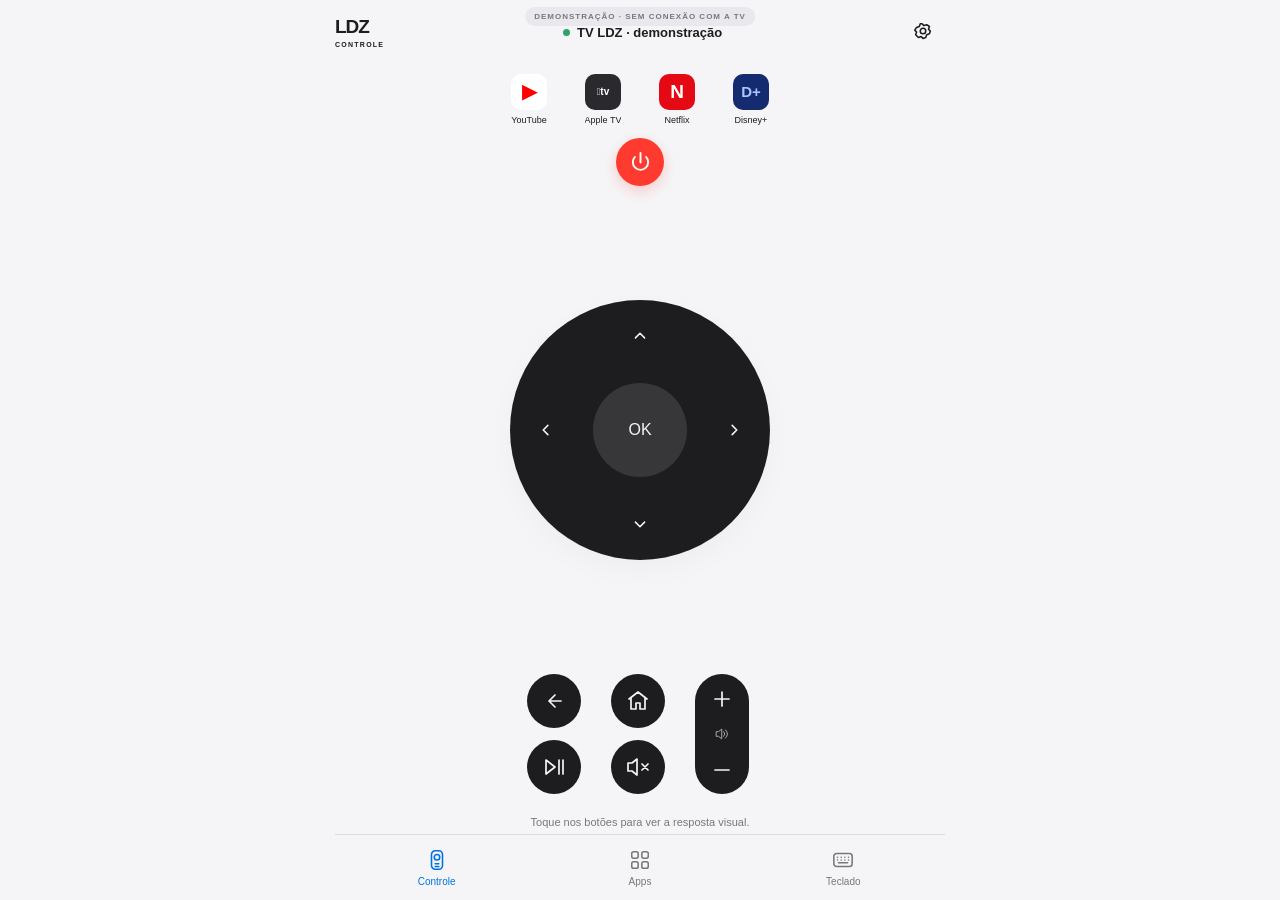
<file: demo.html>
<!doctype html>
<html lang="pt-BR" data-theme="silver">
<head>
  <meta charset="utf-8">
  <meta name="viewport" content="width=device-width, initial-scale=1, maximum-scale=1, user-scalable=no, viewport-fit=cover">
  <meta name="theme-color" content="#F5F5F7">
  <meta name="description" content="Demonstração interativa da interface do Controle LDZ. Todos os comandos são simulados no navegador.">
  <title>Controle LDZ — Demonstração</title>
  <style>
    :root{color-scheme:light;--bg:#f5f5f7;--button:#1d1d1f;--on-button:#f5f5f7;--ink:#1d1d1f;--muted:#77777e;--surface:#e9e9ed;--border:#dcdce2;--accent:#0071e3;--app-height:100dvh;font-family:-apple-system,BlinkMacSystemFont,"Segoe UI",sans-serif;-webkit-text-size-adjust:100%;text-size-adjust:100%}
    :root[data-theme=midnight]{color-scheme:dark;--bg:#1d1d1f;--button:#f5f5f7;--on-button:#1d1d1f;--ink:#f5f5f7;--muted:#a1a1a8;--surface:#303033;--border:#454549;--accent:#65aaff}
    *{box-sizing:border-box;-webkit-tap-highlight-color:transparent}html,body{margin:0;width:100%;height:100%;overflow:hidden;overscroll-behavior:none;touch-action:none}body{position:fixed;inset:0;background:var(--bg);color:var(--ink);user-select:none;-webkit-user-select:none;-webkit-touch-callout:none}button,input{font:inherit}button{cursor:pointer;touch-action:none;border:0;user-select:none;-webkit-user-select:none;color:inherit}button:focus-visible,input:focus-visible{outline:3px solid var(--accent);outline-offset:3px}button:active,.pressed{filter:brightness(.78);box-shadow:inset 0 0 0 2px var(--accent)}[hidden]{display:none!important}svg{width:24px;height:24px;fill:none;stroke:currentColor;stroke-width:1.7;stroke-linecap:round;stroke-linejoin:round;pointer-events:none}.symbols{position:absolute;width:0;height:0;overflow:hidden}#app{position:fixed;inset:0;left:50%;transform:translateX(-50%);width:min(100%,650px);height:var(--app-height);padding:env(safe-area-inset-top) max(20px,env(safe-area-inset-right)) env(safe-area-inset-bottom) max(20px,env(safe-area-inset-left));display:flex;flex-direction:column;overflow:hidden;background:var(--bg)}
    .header{height:64px;min-height:54px;display:flex;align-items:center;justify-content:space-between;gap:12px;flex-shrink:0}.brand{font-size:19px;letter-spacing:-1px;font-weight:750;line-height:1}.brand span{display:block;font-size:7px;letter-spacing:1.25px;margin-top:5px;font-weight:550}.device{height:39px;max-width:68%;background:transparent;display:flex;gap:7px;align-items:center;font-size:13px;font-weight:550;border-radius:18px;padding:0 10px}.status-dot{background:#2da46a;width:7px;height:7px;border-radius:50%;flex-shrink:0}.icon-button{width:44px;height:44px;display:grid;place-items:center;border-radius:50%;background:transparent;flex-shrink:0}.icon-button svg{width:22px;height:22px}#main{flex:1;min-height:0;overflow:hidden}.panel{height:100%;min-height:0}.remote-panel{display:flex;flex-direction:column;align-items:center;padding:0 0 8px}.shortcuts{display:flex;align-items:center;justify-content:center;gap:12px;height:70px;min-height:54px;width:100%;flex-shrink:0}.app-shortcut{min-width:44px;width:62px;padding:0;background:transparent;display:flex;align-items:center;flex-direction:column;gap:5px}.app-shortcut .app-icon{width:36px;height:36px;border-radius:10px;display:grid;place-items:center;font-size:19px;font-weight:700}.app-shortcut span:last-child{font-size:9px;max-width:64px;overflow:hidden;text-overflow:ellipsis;white-space:nowrap}.youtube{background:white;color:#f00}.appletv{background:#29292e;color:white;font-size:10px!important}.netflix{background:#e50914;color:#fff}.disney{background:#152b70;color:#a9c6ff;font-size:15px!important}.customize-icon{background:#667d7a;color:#c5e2e0}.pad-region{width:100%;flex:1;min-height:0;display:flex;align-items:stretch}.remote-controls{position:relative;display:flex;flex-direction:column;align-items:center;justify-content:space-between;width:100%;height:100%;min-height:0;padding:4px 0 8px}.dpad{width:min(65vw,34dvh,260px);max-height:100%;aspect-ratio:1;flex-shrink:0;position:relative;border-radius:50%;background:var(--button);color:var(--on-button);box-shadow:0 10px 28px #00000008}.dpad button{position:absolute;background:transparent;color:inherit;display:grid;place-items:center;min-width:44px;min-height:44px;border-radius:40px}.dpad .up{top:0;left:29%;width:42%;height:28%}.dpad .down{bottom:0;left:29%;width:42%;height:28%}.dpad .left{left:0;top:29%;width:28%;height:42%}.dpad .right{right:0;top:29%;width:28%;height:42%}.dpad .ok{inset:32%;border-radius:50%;background:color-mix(in srgb,var(--on-button) 12%,var(--button));font-size:16px;font-weight:450}.dpad svg{width:22px;height:22px}.power-button{width:48px;height:48px;min-width:44px;min-height:44px;border-radius:50%;background:#ff3b30;color:white;display:grid;place-items:center;box-shadow:0 5px 14px #ff3b3038;flex-shrink:0}.power-button svg{width:23px;height:23px;stroke-width:2}.controls{display:grid;grid-template-columns:58px 58px 58px;grid-template-rows:54px 54px;gap:12px 26px;justify-content:center;flex-shrink:0}.round{width:54px;height:54px;border-radius:50%;background:var(--button);color:var(--on-button);display:grid;place-items:center}.volume-rocker{grid-column:3;grid-row:1 / 3;display:flex;flex-direction:column;align-items:center;border-radius:30px;background:var(--button);color:var(--on-button);width:54px;position:relative;justify-content:space-between}.volume-rocker button{width:54px;height:49px;min-height:44px;border-radius:28px;background:transparent;color:inherit;display:grid;place-items:center}.volume-label{width:14px;height:14px;position:absolute;top:calc(50% - 7px);opacity:.65}.controls>.round:nth-of-type(3){grid-column:1;grid-row:2}.controls>.round:nth-of-type(4){grid-column:2;grid-row:2}
    .tabs{display:grid;grid-template-columns:repeat(3,1fr);height:66px;min-height:52px;flex-shrink:0;border-top:1px solid var(--border);padding:5px 0}.tabs button{display:flex;flex-direction:column;justify-content:center;align-items:center;gap:5px;border-radius:12px;background:transparent;color:var(--muted);font-size:10px}.tabs button.selected{color:var(--accent)}.tabs svg{height:22px;width:22px}.message{height:24px;min-height:24px;font-size:11px;color:var(--muted);text-align:center;overflow:hidden;white-space:nowrap;text-overflow:ellipsis;line-height:24px}.section-heading{flex-shrink:0;padding:20px 4px 12px}.eyebrow{font-size:10px;letter-spacing:2px;font-weight:650;color:var(--muted);margin:0 0 10px}h1{font-size:30px;letter-spacing:-1.2px;line-height:1.1;margin:0;font-weight:650}.apps-panel{display:flex;flex-direction:column}.apps-grid{flex:1;min-height:0;display:grid;grid-template-columns:repeat(3,1fr);grid-template-rows:repeat(3,minmax(0,1fr));gap:10px;align-items:center;padding:4px 0}.app-tile{height:100%;max-height:110px;display:flex;flex-direction:column;align-items:center;justify-content:center;gap:9px;background:transparent;border-radius:18px}.app-tile .app-icon{width:48px;height:48px;border-radius:13px;display:grid;place-items:center;font-size:24px;font-weight:700}.app-tile span:last-child{font-size:11px;max-width:100%;overflow:hidden;white-space:nowrap;text-overflow:ellipsis}.pagination{height:50px;flex-shrink:0;display:flex;justify-content:center;align-items:center;gap:18px;font-size:12px;color:var(--muted)}.subtle-button{height:44px;min-width:44px;border-radius:13px;background:var(--surface);color:var(--ink);display:flex;align-items:center;justify-content:center;gap:8px;padding:0 15px;font-size:12px}.subtle-button svg{width:20px;height:20px}.keyboard-panel{display:flex;flex-direction:column;justify-content:center;gap:14px}.keyboard-panel .supporting{color:var(--muted);font-size:14px;line-height:1.5;margin:14px 0}.keyboard-panel input{width:100%;height:56px;padding:0 16px;font-size:16px;background:var(--surface);color:var(--ink);border:1px solid transparent;border-radius:16px;user-select:text;touch-action:manipulation}.keyboard-panel input::placeholder{color:var(--muted)}.primary{height:50px;border-radius:16px;background:var(--button);color:var(--on-button);font-weight:550;font-size:14px;display:flex;gap:10px;align-items:center;justify-content:center;width:100%;margin-top:10px}.primary svg{width:20px;height:20px}.keyboard-actions{display:flex;gap:10px}
    .sheet,.power-confirm{position:absolute;inset:0;z-index:5;background:#00000055;backdrop-filter:blur(12px);-webkit-backdrop-filter:blur(12px);display:grid;place-items:end center;padding:16px}.sheet-card,.confirm-card{width:min(100%,430px);border-radius:28px;background:var(--bg);color:var(--ink);box-shadow:0 16px 48px #0003;padding:24px}.sheet-card{margin-bottom:env(safe-area-inset-bottom)}.sheet-header{display:flex;align-items:center;justify-content:space-between;gap:12px}.sheet-header h2,.confirm-card h2{font-size:22px;letter-spacing:-.7px;margin:0;font-weight:600}.sheet-card>p,.confirm-card p{font-size:14px;line-height:1.5;color:var(--muted);margin:10px 0 20px}.theme-options{display:grid;grid-template-columns:1fr 1fr;gap:12px}.theme-card{padding:12px;border:1px solid var(--border);background:var(--surface);border-radius:18px;text-align:left;color:var(--ink)}.theme-card[aria-pressed=true]{outline:2px solid var(--accent);outline-offset:1px}.theme-preview{height:66px;border-radius:12px;display:grid;place-items:center;margin-bottom:10px;background:#f5f5f7}.theme-preview span{width:40px;height:40px;border-radius:50%;background:#1d1d1f;border:10px solid #252528;box-shadow:0 0 0 1px #d0d0d5}.theme-card.midnight .theme-preview{background:#1d1d1f}.theme-card.midnight .theme-preview span{background:#f5f5f7;border-color:#fff;box-shadow:0 0 0 1px #454549}.theme-card strong,.theme-card small{display:block}.theme-card strong{font-size:13px}.theme-card small{font-size:10px;color:var(--muted);margin-top:4px}.sheet-note{font-size:11px;color:var(--muted);margin:18px 0 0!important}.power-confirm{z-index:8;place-items:center;padding:24px}.confirm-card{width:min(100%,360px)}.confirm-actions{display:flex;justify-content:flex-end;gap:10px}.confirm-actions button{min-height:46px;padding:0 18px;border-radius:16px;font-size:14px;font-weight:550}.cancel{background:var(--surface);color:var(--ink)}.accept{background:#ff3b30;color:white}.demo-banner{position:absolute;z-index:3;left:50%;top:calc(env(safe-area-inset-top) + 7px);transform:translateX(-50%);padding:5px 9px;border-radius:20px;background:var(--surface);color:var(--muted);font-size:8px;letter-spacing:1px;font-weight:700;pointer-events:none}
    @media(max-height:700px){.header{height:54px;min-height:48px}.shortcuts{height:56px;min-height:48px}.remote-controls{padding-top:2px;padding-bottom:4px}.power-button{width:44px;height:44px}.controls{grid-template-columns:50px 50px 50px;grid-template-rows:46px 46px;gap:8px 20px}.round,.volume-rocker,.volume-rocker button{width:46px}.round{height:46px}.volume-rocker button{height:43px}.tabs{height:54px;min-height:48px}.app-tile .app-icon{width:40px;height:40px}.pagination{height:40px}}
    @media(max-height:540px) and (orientation:landscape){#app{max-width:900px;padding-left:28px;padding-right:28px}.remote-panel{display:grid;grid-template-columns:1fr 1fr;grid-template-rows:44px 1fr}.shortcuts{grid-column:1/3;grid-row:1}.pad-region{grid-column:1/3;grid-row:2}.remote-controls{display:grid;grid-template-columns:1fr 1fr;grid-template-rows:42px 1fr;gap:2px 18px;padding:0}.remote-controls>.power-button{grid-column:1;grid-row:1;justify-self:center}.remote-controls>.dpad{grid-column:1;grid-row:2;width:min(30vw,43dvh,190px);justify-self:center}.remote-controls>.controls{grid-column:2;grid-row:1/3;align-self:center}.tabs{height:44px;min-height:40px}.tabs button{flex-direction:row;gap:7px}.message{height:18px;min-height:18px;line-height:18px}}
    @media(max-width:360px){#app{padding-left:14px;padding-right:14px}.shortcuts{gap:5px}.controls{gap:8px 14px}.dpad{width:min(70vw,34dvh,250px)}}
  </style>
</head>
<body>
  <svg class="symbols" xmlns="http://www.w3.org/2000/svg" aria-hidden="true"><defs>
    <symbol id="up" viewBox="0 0 24 24"><path d="m7 14 5-5 5 5"/></symbol><symbol id="down" viewBox="0 0 24 24"><path d="m7 10 5 5 5-5"/></symbol><symbol id="left" viewBox="0 0 24 24"><path d="m14 7-5 5 5 5"/></symbol><symbol id="right" viewBox="0 0 24 24"><path d="m10 7 5 5-5 5"/></symbol><symbol id="back" viewBox="0 0 24 24"><path d="m13 6-6 6 6 6M7 12h12"/></symbol><symbol id="home" viewBox="0 0 24 24"><path d="m3 10 9-7 9 7M5 9v11h5v-6h4v6h5V9"/></symbol><symbol id="play" viewBox="0 0 24 24"><path d="m4 5 9 7-9 7ZM17 5v14M21 5v14"/></symbol><symbol id="volume" viewBox="0 0 24 24"><path d="M11 4 6 8H2v8h4l5 4ZM15 8q4 4 0 8M18 5q7 7 0 14"/></symbol><symbol id="mute" viewBox="0 0 24 24"><path d="M11 4 6 8H2v8h4l5 4ZM16 9l6 6m0-6-6 6"/></symbol><symbol id="plus" viewBox="0 0 24 24"><path d="M12 5v14M5 12h14"/></symbol><symbol id="minus" viewBox="0 0 24 24"><path d="M5 12h14"/></symbol><symbol id="remote" viewBox="0 0 24 24"><rect x="6" y="2" width="12" height="20" rx="4"/><circle cx="12" cy="9" r="3"/><path d="M10 16h4m-4 3h4"/></symbol><symbol id="apps" viewBox="0 0 24 24"><rect x="3" y="3" width="7" height="7" rx="2"/><rect x="14" y="3" width="7" height="7" rx="2"/><rect x="3" y="14" width="7" height="7" rx="2"/><rect x="14" y="14" width="7" height="7" rx="2"/></symbol><symbol id="keyboard" viewBox="0 0 24 24"><rect x="2" y="5" width="20" height="14" rx="3"/><path d="M6 9h.01M10 9h.01M14 9h.01M18 9h.01M6 12h.01M10 12h.01M14 12h.01M18 12h.01M7 15h10"/></symbol><symbol id="settings" viewBox="0 0 24 24"><path d="m9 3-1 3-3 1-2 3 2 2-1 3 3 3 3-1 2 2 3-1 1-3 3-1 1-3-2-2 1-3-3-2-3 1-2-2Z"/><circle cx="12" cy="11" r="3"/></symbol><symbol id="close" viewBox="0 0 24 24"><path d="m6 6 12 12M18 6 6 18"/></symbol><symbol id="send" viewBox="0 0 24 24"><path d="m3 3 19 9-19 9 3-9ZM6 12h16"/></symbol><symbol id="power" viewBox="0 0 24 24"><path d="M12 2v10"/><path d="M6.2 6.2a8 8 0 1 0 11.6 0"/></symbol>
  </defs></svg>
  <div id="app">
    <div class="demo-banner">DEMONSTRAÇÃO · SEM CONEXÃO COM A TV</div>
    <header class="header"><div class="brand">LDZ<span>CONTROLE</span></div><button class="device" id="device"><span class="status-dot"></span><span>TV LDZ · demonstração</span></button><button class="icon-button" id="open-settings" aria-label="Personalizar aparência"><svg><use href="#settings"/></svg></button></header>
    <main id="main">
      <section class="panel remote-panel" id="panel-remote"><div class="shortcuts"><button class="app-shortcut demo-action" data-message="YouTube seria aberto na TV"><span class="app-icon youtube">▶</span><span>YouTube</span></button><button class="app-shortcut demo-action" data-message="Apple TV seria aberto na TV"><span class="app-icon appletv">tv</span><span>Apple TV</span></button><button class="app-shortcut demo-action" data-message="Netflix seria aberto na TV"><span class="app-icon netflix">N</span><span>Netflix</span></button><button class="app-shortcut demo-action" data-message="Disney+ seria aberto na TV"><span class="app-icon disney">D+</span><span>Disney+</span></button></div>
        <div class="pad-region"><div class="remote-controls"><button class="power-button" id="power-button" aria-label="Desligar a TV"><svg><use href="#power"/></svg></button><div class="dpad" aria-label="Navegação"><button class="up demo-action" data-message="Comando: para cima"><svg><use href="#up"/></svg></button><button class="left demo-action" data-message="Comando: para esquerda"><svg><use href="#left"/></svg></button><button class="ok demo-action" data-message="Comando: OK">OK</button><button class="right demo-action" data-message="Comando: para direita"><svg><use href="#right"/></svg></button><button class="down demo-action" data-message="Comando: para baixo"><svg><use href="#down"/></svg></button></div><div class="controls"><button class="round demo-action" data-message="Comando: voltar" aria-label="Voltar"><svg><use href="#back"/></svg></button><button class="round demo-action" data-message="Comando: início" aria-label="Início"><svg><use href="#home"/></svg></button><div class="volume-rocker"><button class="demo-action" data-message="Volume aumentado" aria-label="Aumentar volume"><svg><use href="#plus"/></svg></button><svg class="volume-label"><use href="#volume"/></svg><button class="demo-action" data-message="Volume diminuído" aria-label="Diminuir volume"><svg><use href="#minus"/></svg></button></div><button class="round demo-action" data-message="Reprodução alternada" aria-label="Reproduzir ou pausar"><svg><use href="#play"/></svg></button><button class="round demo-action" data-message="Mudo alternado" aria-label="Ativar ou desativar mudo"><svg><use href="#mute"/></svg></button></div></div></div>
      </section>
      <section class="panel apps-panel" id="panel-apps" hidden><div class="section-heading"><p class="eyebrow">NA SUA TV</p><h1>Aplicativos</h1></div><div class="apps-grid"><button class="app-tile demo-action" data-message="YouTube seria aberto na TV"><span class="app-icon youtube">▶</span><span>YouTube</span></button><button class="app-tile demo-action" data-message="Apple TV seria aberto na TV"><span class="app-icon appletv">tv</span><span>Apple TV</span></button><button class="app-tile demo-action" data-message="Netflix seria aberto na TV"><span class="app-icon netflix">N</span><span>Netflix</span></button><button class="app-tile demo-action" data-message="Disney+ seria aberto na TV"><span class="app-icon disney">D+</span><span>Disney+</span></button><button class="app-tile demo-action" data-message="Prime Video seria aberto na TV"><span class="app-icon" style="background:#1683bb;color:white">prime</span><span>Prime Video</span></button><button class="app-tile demo-action" data-message="Personalizar abriria as opções da TV"><span class="app-icon customize-icon">✦</span><span>Personalizar</span></button></div><div class="pagination"><span>1 / 1</span></div></section>
      <section class="panel keyboard-panel" id="panel-keyboard" hidden><div class="section-heading"><p class="eyebrow">SEM TECLAR NA TV</p><h1>Escreva por aqui.</h1><p class="supporting">Na versão conectada, o texto é enviado ao campo ativo na TV.</p></div><form id="demo-keyboard"><input id="remote-text" autocomplete="off" placeholder="O que você quer assistir?" aria-label="Texto de demonstração"><button type="submit" class="primary"><svg><use href="#send"/></svg>Simular envio</button></form><div class="keyboard-actions"><button class="subtle-button" id="demo-delete">Apagar na TV</button><button class="subtle-button" id="demo-enter">Buscar / Enter</button></div></section>
    </main>
    <div class="message" id="message" aria-live="polite">Toque nos botões para ver a resposta visual.</div>
    <nav class="tabs" aria-label="Seções do controle"><button class="selected" data-tab="remote"><svg><use href="#remote"/></svg><span>Controle</span></button><button data-tab="apps"><svg><use href="#apps"/></svg><span>Apps</span></button><button data-tab="keyboard"><svg><use href="#keyboard"/></svg><span>Teclado</span></button></nav>
    <section class="power-confirm" id="power-confirm" hidden><div class="confirm-card"><h2>Desligar a TV?</h2><p>Esta demonstração não envia comandos. Na versão conectada, a TV entraria em espera. Ao ligá-la novamente, abra o Controle LDZ na TV para retomar a conexão.</p><div class="confirm-actions"><button class="cancel" id="power-cancel">Cancelar</button><button class="accept" id="power-confirmed">Entendi</button></div></div></section>
    <section class="sheet" id="settings-panel" hidden><div class="sheet-card"><div class="sheet-header"><h2>Seu controle, seu estilo.</h2><button class="icon-button" id="close-settings" aria-label="Fechar"><svg><use href="#close"/></svg></button></div><p>Escolha a aparência do controle.</p><div class="theme-options"><button class="theme-card silver" data-theme-choice="silver" aria-pressed="true"><span class="theme-preview"><span></span></span><strong>Prateado</strong><small>Fundo claro, botões escuros</small></button><button class="theme-card midnight" data-theme-choice="midnight" aria-pressed="false"><span class="theme-preview"><span></span></span><strong>Meia-noite</strong><small>Fundo escuro, botões claros</small></button></div><p class="sheet-note">Prévia interativa. A escolha fica salva neste navegador.</p></div></section>
  </div>
  <script>
    (()=>{'use strict';const root=document.documentElement;const panels=['remote','apps','keyboard'];const message=document.querySelector('#message');let messageTimer;function say(text){message.textContent=text;clearTimeout(messageTimer);messageTimer=setTimeout(()=>message.textContent='Toque nos botões para ver a resposta visual.',3000)}function applyTheme(name,save=true){const theme=name==='midnight'?'midnight':'silver';root.dataset.theme=theme;document.querySelector('meta[name=theme-color]').content=theme==='midnight'?'#1d1d1f':'#f5f5f7';document.querySelectorAll('[data-theme-choice]').forEach(button=>button.setAttribute('aria-pressed',String(button.dataset.themeChoice===theme)));if(save){try{localStorage.setItem('ldz-demo-theme',theme)}catch{} }}try{applyTheme(localStorage.getItem('ldz-demo-theme')||'silver',false)}catch{applyTheme('silver',false)}document.querySelectorAll('[data-tab]').forEach(button=>button.addEventListener('click',()=>{const target=button.dataset.tab;panels.forEach(name=>document.querySelector(`#panel-${name}`).hidden=name!==target);document.querySelectorAll('[data-tab]').forEach(item=>item.classList.toggle('selected',item===button));say(target==='remote'?'Controle pronto para demonstração':target==='apps'?'Apps de exemplo — toque para simular':'Teclado de demonstração')}));document.querySelectorAll('.demo-action').forEach(button=>{button.addEventListener('pointerdown',()=>button.classList.add('pressed'));['pointerup','pointercancel','pointerleave'].forEach(type=>button.addEventListener(type,()=>button.classList.remove('pressed')));button.addEventListener('click',()=>say(button.dataset.message||'Comando simulado'))});const settings=document.querySelector('#settings-panel');document.querySelector('#open-settings').addEventListener('click',()=>settings.hidden=false);document.querySelector('#device').addEventListener('click',()=>say('A TV está simulada; nenhuma conexão de rede é usada'));document.querySelector('#close-settings').addEventListener('click',()=>settings.hidden=true);settings.addEventListener('click',event=>{if(event.target===settings)settings.hidden=true});document.querySelectorAll('[data-theme-choice]').forEach(button=>button.addEventListener('click',()=>{applyTheme(button.dataset.themeChoice);say(`Tema ${button.dataset.themeChoice==='silver'?'Prateado':'Meia-noite'} aplicado`)}));const powerDialog=document.querySelector('#power-confirm');document.querySelector('#power-button').addEventListener('click',()=>powerDialog.hidden=false);document.querySelector('#power-cancel').addEventListener('click',()=>powerDialog.hidden=true);document.querySelector('#power-confirmed').addEventListener('click',()=>{powerDialog.hidden=true;say('Ação apenas demonstrativa — a TV continua ligada')});powerDialog.addEventListener('click',event=>{if(event.target===powerDialog)powerDialog.hidden=true});document.querySelector('#demo-keyboard').addEventListener('submit',event=>{event.preventDefault();const text=document.querySelector('#remote-text');say(text.value?`Texto simulado: “${text.value.slice(0,45)}${text.value.length>45?'…':''}”`:'Digite algo para simular o envio');text.blur()});document.querySelector('#demo-delete').addEventListener('click',()=>say('Comando simulado: apagar texto'));document.querySelector('#demo-enter').addEventListener('click',()=>say('Comando simulado: Enter / buscar'));document.addEventListener('gesturestart',event=>event.preventDefault(),{passive:false});document.addEventListener('touchmove',event=>{if(event.touches.length>1||!event.target.closest('input'))event.preventDefault()},{passive:false});document.addEventListener('dblclick',event=>event.preventDefault());document.addEventListener('wheel',event=>event.preventDefault(),{passive:false});window.addEventListener('keydown',event=>{if((event.ctrlKey||event.metaKey)&&['+','-','=','0'].includes(event.key))event.preventDefault();if(event.key==='Escape'){settings.hidden=true;powerDialog.hidden=true}});})();
  </script>
</body>
</html>
</file>
